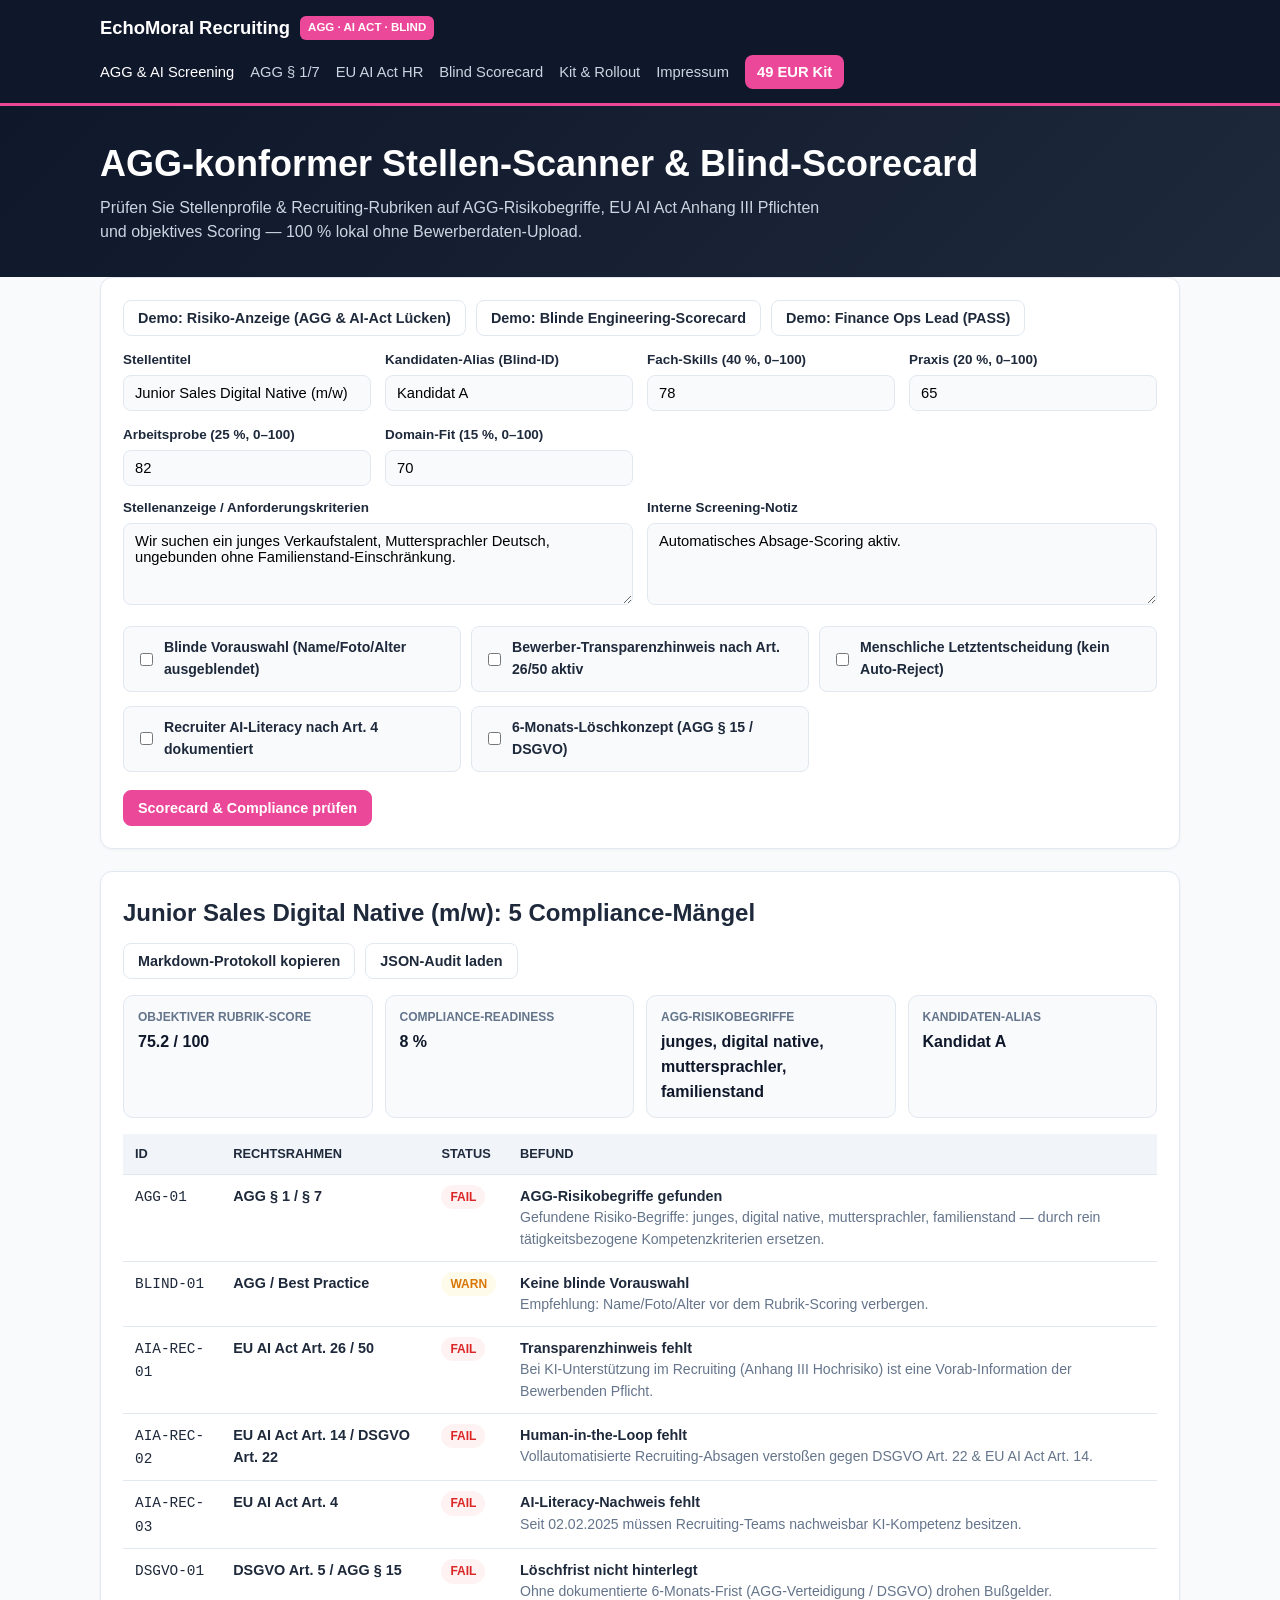
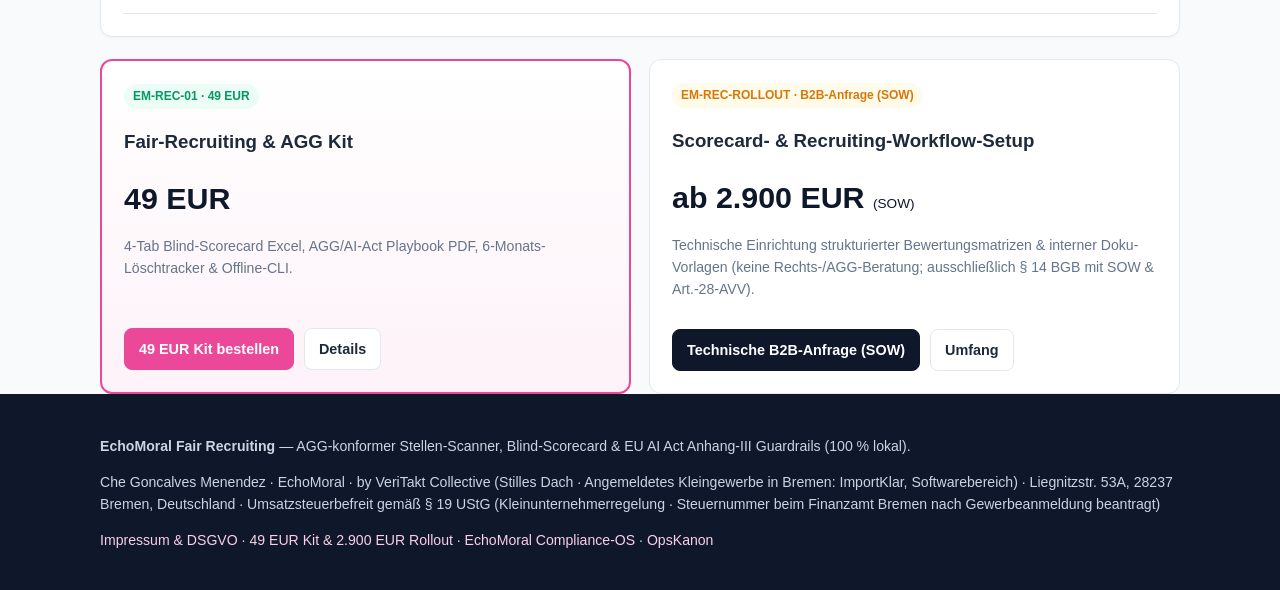
<file: index.html>
<!DOCTYPE html>
<html lang="de">
<head>
  <meta charset="utf-8" />
  <meta name="viewport" content="width=device-width, initial-scale=1" />
  <title>EchoMoral Fair Recruiting — AGG &amp; EU AI Act Screening-Hub</title>
  <meta name="description" content="AGG-konformer Stellen-Scanner, Blind-Scorecard &amp; EU AI Act Anhang-III Guardrails (100 % lokal)." />
  <link rel="canonical" href="https://cheresonanz-design.github.io/echomoral-recruiting/" />
  <link rel="stylesheet" href="assets/styles.css" />
  <script type="application/ld+json">{"@context": "https://schema.org", "@type": "SoftwareApplication", "name": "EchoMoral Fair Recruiting AGG & AI Act Check", "applicationCategory": "BusinessApplication", "offers": {"@type": "Offer", "price": "0", "priceCurrency": "EUR"}, "url": "https://cheresonanz-design.github.io/echomoral-recruiting/"}</script>
</head>
<body>
  <header class="topbar">
    <div class="container topbar-inner">
      <a class="brand-mark" href="index.html"><span>EchoMoral Recruiting</span><span class="brand-badge">AGG · AI ACT · BLIND</span></a>
      <nav class="nav-links" aria-label="Hauptnavigation"><a href="index.html" class="active">AGG & AI Screening</a>
<a href="agg-konformes-screening/" class="">AGG § 1/7</a>
<a href="eu-ai-act-recruiting/" class="">EU AI Act HR</a>
<a href="blind-scorecard/" class="">Blind Scorecard</a>
<a href="pro/" class="">Kit & Rollout</a>
<a href="legal/" class="">Impressum</a><a href="pro/" class="nav-cta">49 EUR Kit</a></nav>
    </div>
  </header>
  
  <section class="hero"><div class="container"><h1>AGG-konformer Stellen-Scanner &amp; Blind-Scorecard</h1><p>Prüfen Sie Stellenprofile &amp; Recruiting-Rubriken auf AGG-Risikobegriffe, EU AI Act Anhang III Pflichten und objektives Scoring — 100 % lokal ohne Bewerberdaten-Upload.</p></div></section>
  <main class="container">
    <div class="card">
      <div class="btn-row" style="margin-top:0;margin-bottom:14px;">
        <button type="button" class="btn" id="sampleBadBtn">Demo: Risiko-Anzeige (AGG &amp; AI-Act Lücken)</button>
        <button type="button" class="btn" id="sampleGoodBtn">Demo: Blinde Engineering-Scorecard</button>
        <button type="button" class="btn" id="sampleFinBtn">Demo: Finance Ops Lead (PASS)</button>
      </div>
      <div class="form-grid">
        <div><label for="roleTitle">Stellentitel</label><input type="text" id="roleTitle" /></div>
        <div><label for="candAlias">Kandidaten-Alias (Blind-ID)</label><input type="text" id="candAlias" /></div>
        <div><label for="scoreSkills">Fach-Skills (40 %, 0–100)</label><input type="number" id="scoreSkills" min="0" max="100" /></div>
        <div><label for="scoreExp">Praxis (20 %, 0–100)</label><input type="number" id="scoreExp" min="0" max="100" /></div>
        <div><label for="scoreWork">Arbeitsprobe (25 %, 0–100)</label><input type="number" id="scoreWork" min="0" max="100" /></div>
        <div><label for="scoreDom">Domain-Fit (15 %, 0–100)</label><input type="number" id="scoreDom" min="0" max="100" /></div>
      </div>
      <div class="form-grid" style="margin-top:12px;">
        <div><label for="criteriaText">Stellenanzeige / Anforderungskriterien</label><textarea id="criteriaText"></textarea></div>
        <div><label for="notesText">Interne Screening-Notiz</label><textarea id="notesText"></textarea></div>
      </div>
      <div class="checks-grid">
        <label class="check-item"><input type="checkbox" id="chkBlind" /> Blinde Vorauswahl (Name/Foto/Alter ausgeblendet)</label>
        <label class="check-item"><input type="checkbox" id="chkNotice" /> Bewerber-Transparenzhinweis nach Art. 26/50 aktiv</label>
        <label class="check-item"><input type="checkbox" id="chkHitl" /> Menschliche Letztentscheidung (kein Auto-Reject)</label>
        <label class="check-item"><input type="checkbox" id="chkLit" /> Recruiter AI-Literacy nach Art. 4 dokumentiert</label>
        <label class="check-item"><input type="checkbox" id="chkDsgvo" /> 6-Monats-Löschkonzept (AGG § 15 / DSGVO)</label>
      </div>
      <div class="btn-row"><button type="button" class="btn btn-primary" id="runCheckBtn">Scorecard &amp; Compliance prüfen</button></div>
    </div>

    <div id="resultCard" class="card hidden">
      <div style="display:flex;flex-wrap:wrap;justify-content:space-between;align-items:center;gap:12px;">
        <h2 id="resultHeadline" style="margin:0;">Ergebnis</h2>
        <div class="btn-row" style="margin:0;"><button type="button" class="btn" id="copyMdBtn">Markdown-Protokoll kopieren</button><button type="button" class="btn" id="dlJsonBtn">JSON-Audit laden</button></div>
      </div>
      <div class="kpi-grid">
        <div class="kpi-box"><div class="kpi-label">Objektiver Rubrik-Score</div><div class="kpi-val" id="scoreKpi">-</div></div>
        <div class="kpi-box"><div class="kpi-label">Compliance-Readiness</div><div class="kpi-val" id="compKpi">-</div></div>
        <div class="kpi-box"><div class="kpi-label">AGG-Risikobegriffe</div><div class="kpi-val" id="hitsKpi">-</div></div>
        <div class="kpi-box"><div class="kpi-label">Kandidaten-Alias</div><div class="kpi-val" id="aliasKpi">-</div></div>
      </div>
      <div class="table-wrap"><table><thead><tr><th>ID</th><th>Rechtsrahmen</th><th>Status</th><th>Befund</th></tr></thead><tbody id="checksBody"></tbody></table></div>
    </div>

    <div class="pricing-grid">
      <div class="offer-card highlight"><div><span class="badge badge-pass">EM-REC-01 · 49 EUR</span><h3>Fair-Recruiting &amp; AGG Kit</h3><div class="offer-price">49 EUR</div><p class="muted">4-Tab Blind-Scorecard Excel, AGG/AI-Act Playbook PDF, 6-Monats-Löschtracker &amp; Offline-CLI.</p></div><div class="btn-row"><a href="https://payhip.com/b/5sXLD" class="btn btn-primary">49 EUR Kit bestellen</a><a href="pro/" class="btn">Details</a></div></div>
      <div class="offer-card"><div><span class="badge badge-warn">EM-REC-ROLLOUT · B2B-Anfrage (SOW)</span><h3>Scorecard- &amp; Recruiting-Workflow-Setup</h3><div class="offer-price">ab 2.900 EUR <span style="font-size:0.85rem;font-weight:500;">(SOW)</span></div><p class="muted">Technische Einrichtung strukturierter Bewertungsmatrizen &amp; interner Doku-Vorlagen (keine Rechts-/AGG-Beratung; ausschließlich § 14 BGB mit SOW &amp; Art.-28-AVV).</p></div><div class="btn-row"><a href="mailto:che.resonanz@gmail.com?subject=Anfrage%20EchoMoral%20Fair-Recruiting%20Rollout%20%282.900%20EUR%29" class="btn btn-dark">Technische B2B-Anfrage (SOW)</a><a href="pro/" class="btn">Umfang</a></div></div>
    </div>
  </main>
  <footer class="footer">
    <div class="container">
      <p><strong>EchoMoral Fair Recruiting</strong> — AGG-konformer Stellen-Scanner, Blind-Scorecard &amp; EU AI Act Anhang-III Guardrails (100 % lokal).</p>
      <p>Che Goncalves Menendez · EchoMoral · by VeriTakt Collective (Stilles Dach · Angemeldetes Kleingewerbe in Bremen: ImportKlar, Softwarebereich) · Liegnitzstr. 53A, 28237 Bremen, Deutschland · Umsatzsteuerbefreit gemäß § 19 UStG (Kleinunternehmerregelung · Steuernummer beim Finanzamt Bremen nach Gewerbeanmeldung beantragt)</p>
      <p><a href="legal/">Impressum &amp; DSGVO</a> · <a href="pro/">49 EUR Kit &amp; 2.900 EUR Rollout</a> · <a href="https://cheresonanz-design.github.io/echomoral-compliance/" target="_blank" rel="noopener">EchoMoral Compliance-OS</a> · <a href="https://cheresonanz-design.github.io/opskanon-directory/" target="_blank" rel="noopener">OpsKanon</a></p>
    </div>
  </footer>
  <script src="assets/recruiting_engine.js"></script><script src="assets/app.js"></script>
</body>
</html>
</file>
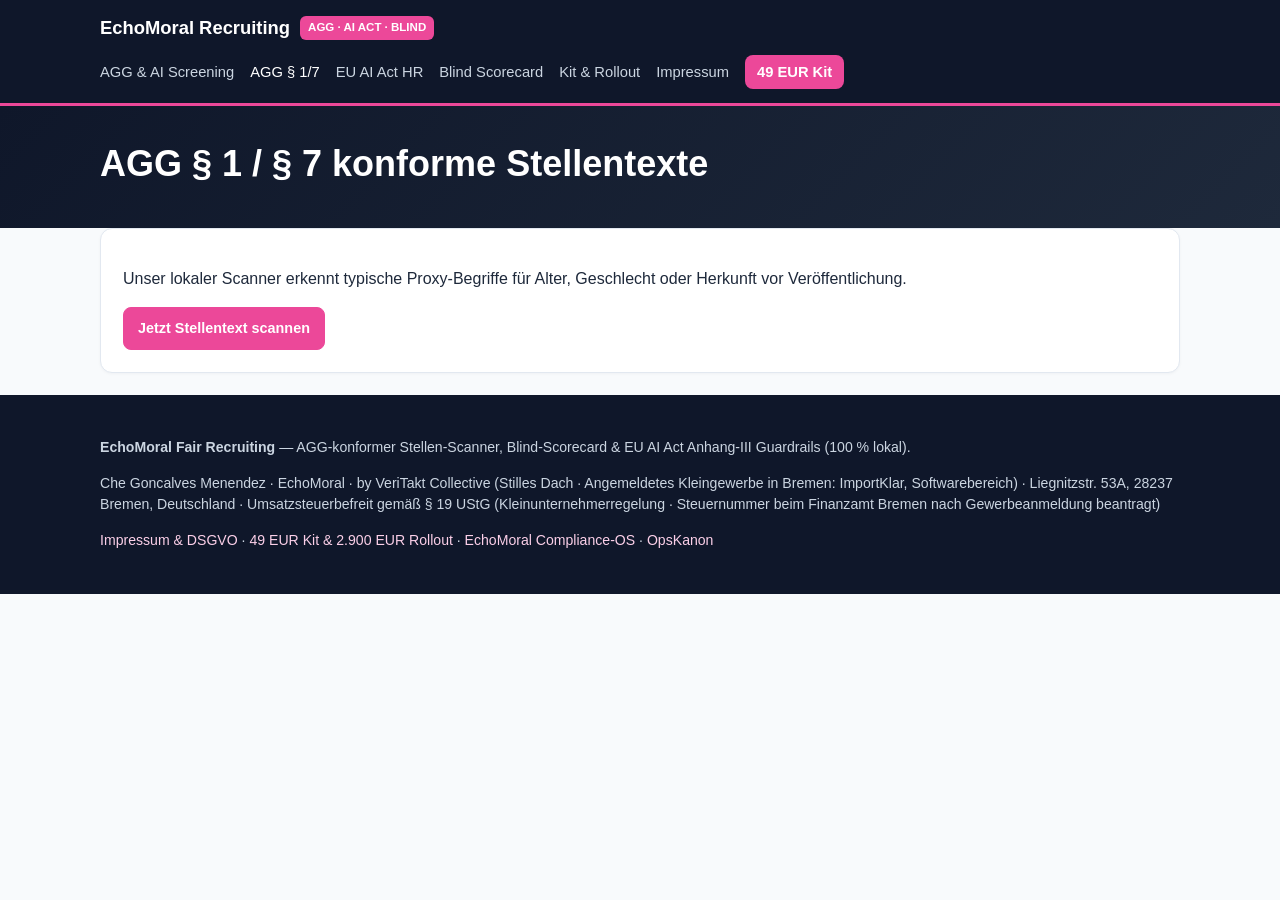
<file: agg-konformes-screening/index.html>
<!DOCTYPE html>
<html lang="de">
<head>
  <meta charset="utf-8" />
  <meta name="viewport" content="width=device-width, initial-scale=1" />
  <title>AGG-konformes Screening ohne Bias-Proxys — EchoMoral</title>
  <meta name="description" content="Vermeiden Sie AGG-riskante Formulierungen wie Digital Native, Junges Talent oder Muttersprachler." />
  <link rel="canonical" href="https://cheresonanz-design.github.io/echomoral-recruiting/agg-konformes-screening/" />
  <link rel="stylesheet" href="../assets/styles.css" />
  
</head>
<body>
  <header class="topbar">
    <div class="container topbar-inner">
      <a class="brand-mark" href="../index.html"><span>EchoMoral Recruiting</span><span class="brand-badge">AGG · AI ACT · BLIND</span></a>
      <nav class="nav-links" aria-label="Hauptnavigation"><a href="../index.html" class="">AGG & AI Screening</a>
<a href="../agg-konformes-screening/" class="active">AGG § 1/7</a>
<a href="../eu-ai-act-recruiting/" class="">EU AI Act HR</a>
<a href="../blind-scorecard/" class="">Blind Scorecard</a>
<a href="../pro/" class="">Kit & Rollout</a>
<a href="../legal/" class="">Impressum</a><a href="../pro/" class="nav-cta">49 EUR Kit</a></nav>
    </div>
  </header>
  <section class="hero"><div class="container"><h1>AGG § 1 / § 7 konforme Stellentexte</h1></div></section><main class="container"><div class="card"><p>Unser lokaler Scanner erkennt typische Proxy-Begriffe für Alter, Geschlecht oder Herkunft vor Veröffentlichung.</p><div class="btn-row"><a href="../index.html" class="btn btn-primary">Jetzt Stellentext scannen</a></div></div></main>
  <footer class="footer">
    <div class="container">
      <p><strong>EchoMoral Fair Recruiting</strong> — AGG-konformer Stellen-Scanner, Blind-Scorecard &amp; EU AI Act Anhang-III Guardrails (100 % lokal).</p>
      <p>Che Goncalves Menendez · EchoMoral · by VeriTakt Collective (Stilles Dach · Angemeldetes Kleingewerbe in Bremen: ImportKlar, Softwarebereich) · Liegnitzstr. 53A, 28237 Bremen, Deutschland · Umsatzsteuerbefreit gemäß § 19 UStG (Kleinunternehmerregelung · Steuernummer beim Finanzamt Bremen nach Gewerbeanmeldung beantragt)</p>
      <p><a href="../legal/">Impressum &amp; DSGVO</a> · <a href="../pro/">49 EUR Kit &amp; 2.900 EUR Rollout</a> · <a href="https://cheresonanz-design.github.io/echomoral-compliance/" target="_blank" rel="noopener">EchoMoral Compliance-OS</a> · <a href="https://cheresonanz-design.github.io/opskanon-directory/" target="_blank" rel="noopener">OpsKanon</a></p>
    </div>
  </footer>
  
</body>
</html>
</file>
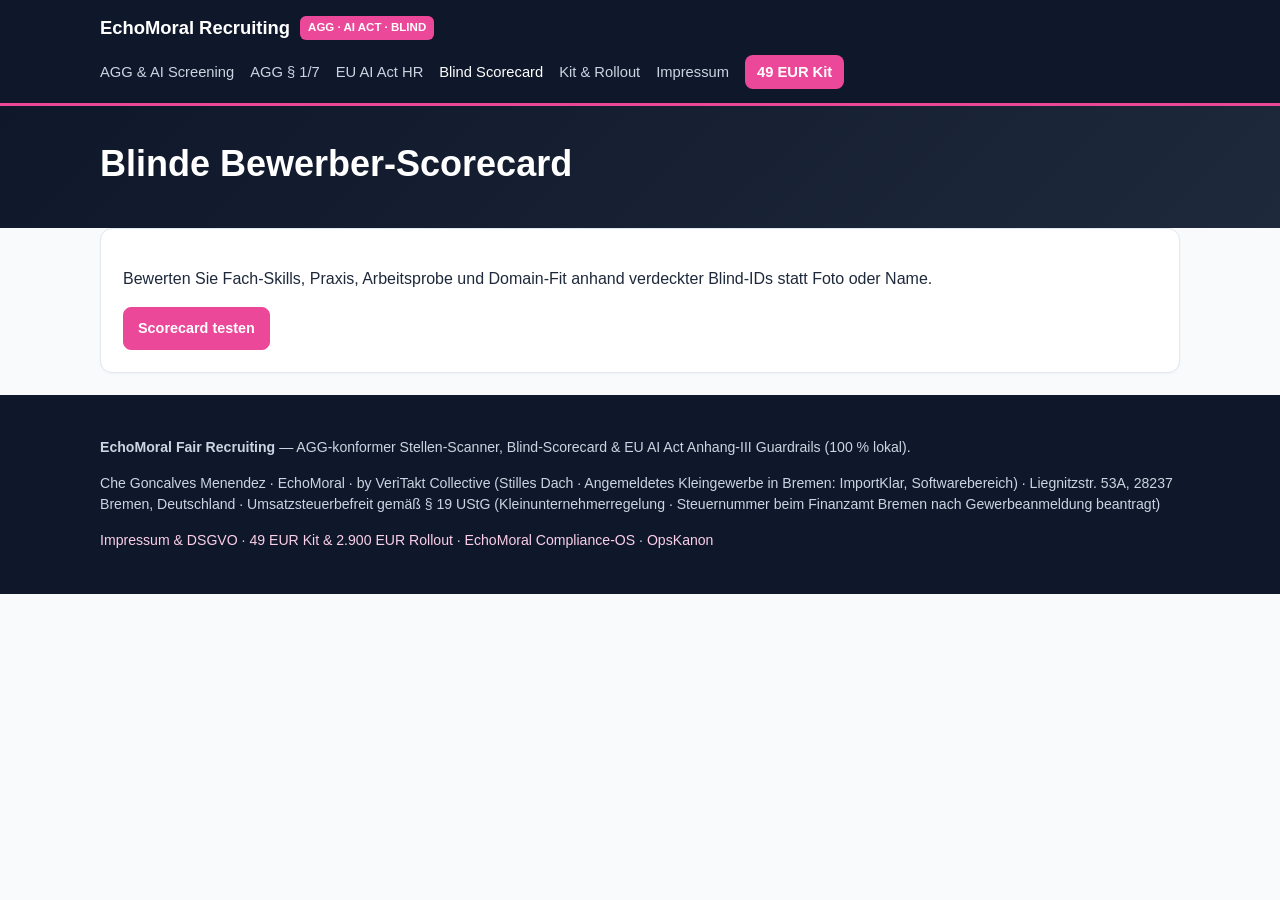
<file: blind-scorecard/index.html>
<!DOCTYPE html>
<html lang="de">
<head>
  <meta charset="utf-8" />
  <meta name="viewport" content="width=device-width, initial-scale=1" />
  <title>Blind-Scorecard &amp; objektives Kompetenz-Scoring — EchoMoral</title>
  <meta name="description" content="Gewichtete Arbeitsproben- und Skill-Bewertung mit Blind-IDs." />
  <link rel="canonical" href="https://cheresonanz-design.github.io/echomoral-recruiting/blind-scorecard/" />
  <link rel="stylesheet" href="../assets/styles.css" />
  
</head>
<body>
  <header class="topbar">
    <div class="container topbar-inner">
      <a class="brand-mark" href="../index.html"><span>EchoMoral Recruiting</span><span class="brand-badge">AGG · AI ACT · BLIND</span></a>
      <nav class="nav-links" aria-label="Hauptnavigation"><a href="../index.html" class="">AGG & AI Screening</a>
<a href="../agg-konformes-screening/" class="">AGG § 1/7</a>
<a href="../eu-ai-act-recruiting/" class="">EU AI Act HR</a>
<a href="../blind-scorecard/" class="active">Blind Scorecard</a>
<a href="../pro/" class="">Kit & Rollout</a>
<a href="../legal/" class="">Impressum</a><a href="../pro/" class="nav-cta">49 EUR Kit</a></nav>
    </div>
  </header>
  <section class="hero"><div class="container"><h1>Blinde Bewerber-Scorecard</h1></div></section><main class="container"><div class="card"><p>Bewerten Sie Fach-Skills, Praxis, Arbeitsprobe und Domain-Fit anhand verdeckter Blind-IDs statt Foto oder Name.</p><div class="btn-row"><a href="../index.html" class="btn btn-primary">Scorecard testen</a></div></div></main>
  <footer class="footer">
    <div class="container">
      <p><strong>EchoMoral Fair Recruiting</strong> — AGG-konformer Stellen-Scanner, Blind-Scorecard &amp; EU AI Act Anhang-III Guardrails (100 % lokal).</p>
      <p>Che Goncalves Menendez · EchoMoral · by VeriTakt Collective (Stilles Dach · Angemeldetes Kleingewerbe in Bremen: ImportKlar, Softwarebereich) · Liegnitzstr. 53A, 28237 Bremen, Deutschland · Umsatzsteuerbefreit gemäß § 19 UStG (Kleinunternehmerregelung · Steuernummer beim Finanzamt Bremen nach Gewerbeanmeldung beantragt)</p>
      <p><a href="../legal/">Impressum &amp; DSGVO</a> · <a href="../pro/">49 EUR Kit &amp; 2.900 EUR Rollout</a> · <a href="https://cheresonanz-design.github.io/echomoral-compliance/" target="_blank" rel="noopener">EchoMoral Compliance-OS</a> · <a href="https://cheresonanz-design.github.io/opskanon-directory/" target="_blank" rel="noopener">OpsKanon</a></p>
    </div>
  </footer>
  
</body>
</html>
</file>
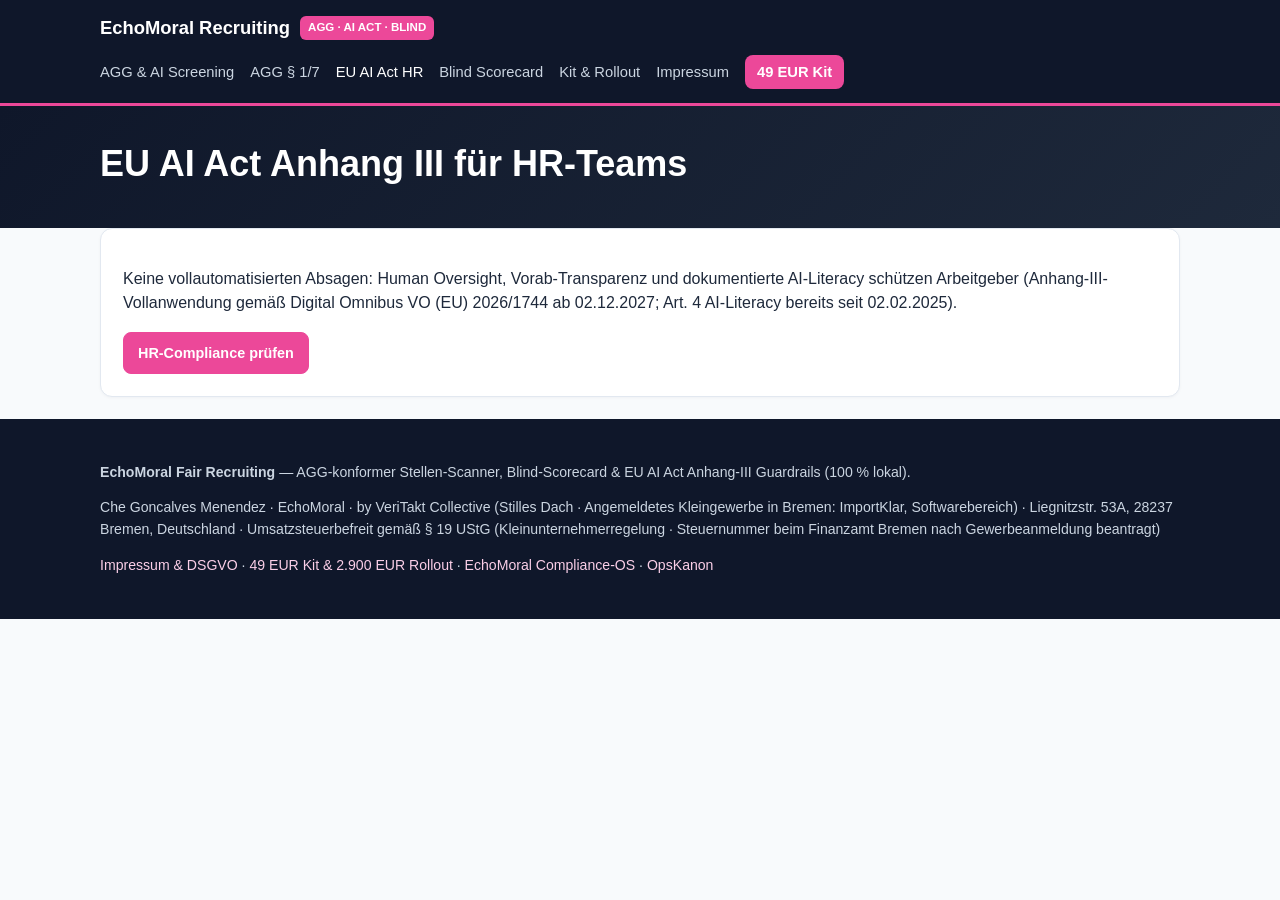
<file: eu-ai-act-recruiting/index.html>
<!DOCTYPE html>
<html lang="de">
<head>
  <meta charset="utf-8" />
  <meta name="viewport" content="width=device-width, initial-scale=1" />
  <title>EU AI Act Anhang III im Recruiting — EchoMoral</title>
  <meta name="description" content="Hochrisiko-KI im HR (Anhang III, Frist 02.12.2027 n. VO (EU) 2026/1744): Art. 14 Human Oversight, Art. 4 AI-Literacy &amp; DSGVO Art. 22." />
  <link rel="canonical" href="https://cheresonanz-design.github.io/echomoral-recruiting/eu-ai-act-recruiting/" />
  <link rel="stylesheet" href="../assets/styles.css" />
  
</head>
<body>
  <header class="topbar">
    <div class="container topbar-inner">
      <a class="brand-mark" href="../index.html"><span>EchoMoral Recruiting</span><span class="brand-badge">AGG · AI ACT · BLIND</span></a>
      <nav class="nav-links" aria-label="Hauptnavigation"><a href="../index.html" class="">AGG & AI Screening</a>
<a href="../agg-konformes-screening/" class="">AGG § 1/7</a>
<a href="../eu-ai-act-recruiting/" class="active">EU AI Act HR</a>
<a href="../blind-scorecard/" class="">Blind Scorecard</a>
<a href="../pro/" class="">Kit & Rollout</a>
<a href="../legal/" class="">Impressum</a><a href="../pro/" class="nav-cta">49 EUR Kit</a></nav>
    </div>
  </header>
  <section class="hero"><div class="container"><h1>EU AI Act Anhang III für HR-Teams</h1></div></section><main class="container"><div class="card"><p>Keine vollautomatisierten Absagen: Human Oversight, Vorab-Transparenz und dokumentierte AI-Literacy schützen Arbeitgeber (Anhang-III-Vollanwendung gemäß Digital Omnibus VO (EU) 2026/1744 ab 02.12.2027; Art. 4 AI-Literacy bereits seit 02.02.2025).</p><div class="btn-row"><a href="../index.html" class="btn btn-primary">HR-Compliance prüfen</a></div></div></main>
  <footer class="footer">
    <div class="container">
      <p><strong>EchoMoral Fair Recruiting</strong> — AGG-konformer Stellen-Scanner, Blind-Scorecard &amp; EU AI Act Anhang-III Guardrails (100 % lokal).</p>
      <p>Che Goncalves Menendez · EchoMoral · by VeriTakt Collective (Stilles Dach · Angemeldetes Kleingewerbe in Bremen: ImportKlar, Softwarebereich) · Liegnitzstr. 53A, 28237 Bremen, Deutschland · Umsatzsteuerbefreit gemäß § 19 UStG (Kleinunternehmerregelung · Steuernummer beim Finanzamt Bremen nach Gewerbeanmeldung beantragt)</p>
      <p><a href="../legal/">Impressum &amp; DSGVO</a> · <a href="../pro/">49 EUR Kit &amp; 2.900 EUR Rollout</a> · <a href="https://cheresonanz-design.github.io/echomoral-compliance/" target="_blank" rel="noopener">EchoMoral Compliance-OS</a> · <a href="https://cheresonanz-design.github.io/opskanon-directory/" target="_blank" rel="noopener">OpsKanon</a></p>
    </div>
  </footer>
  
</body>
</html>
</file>
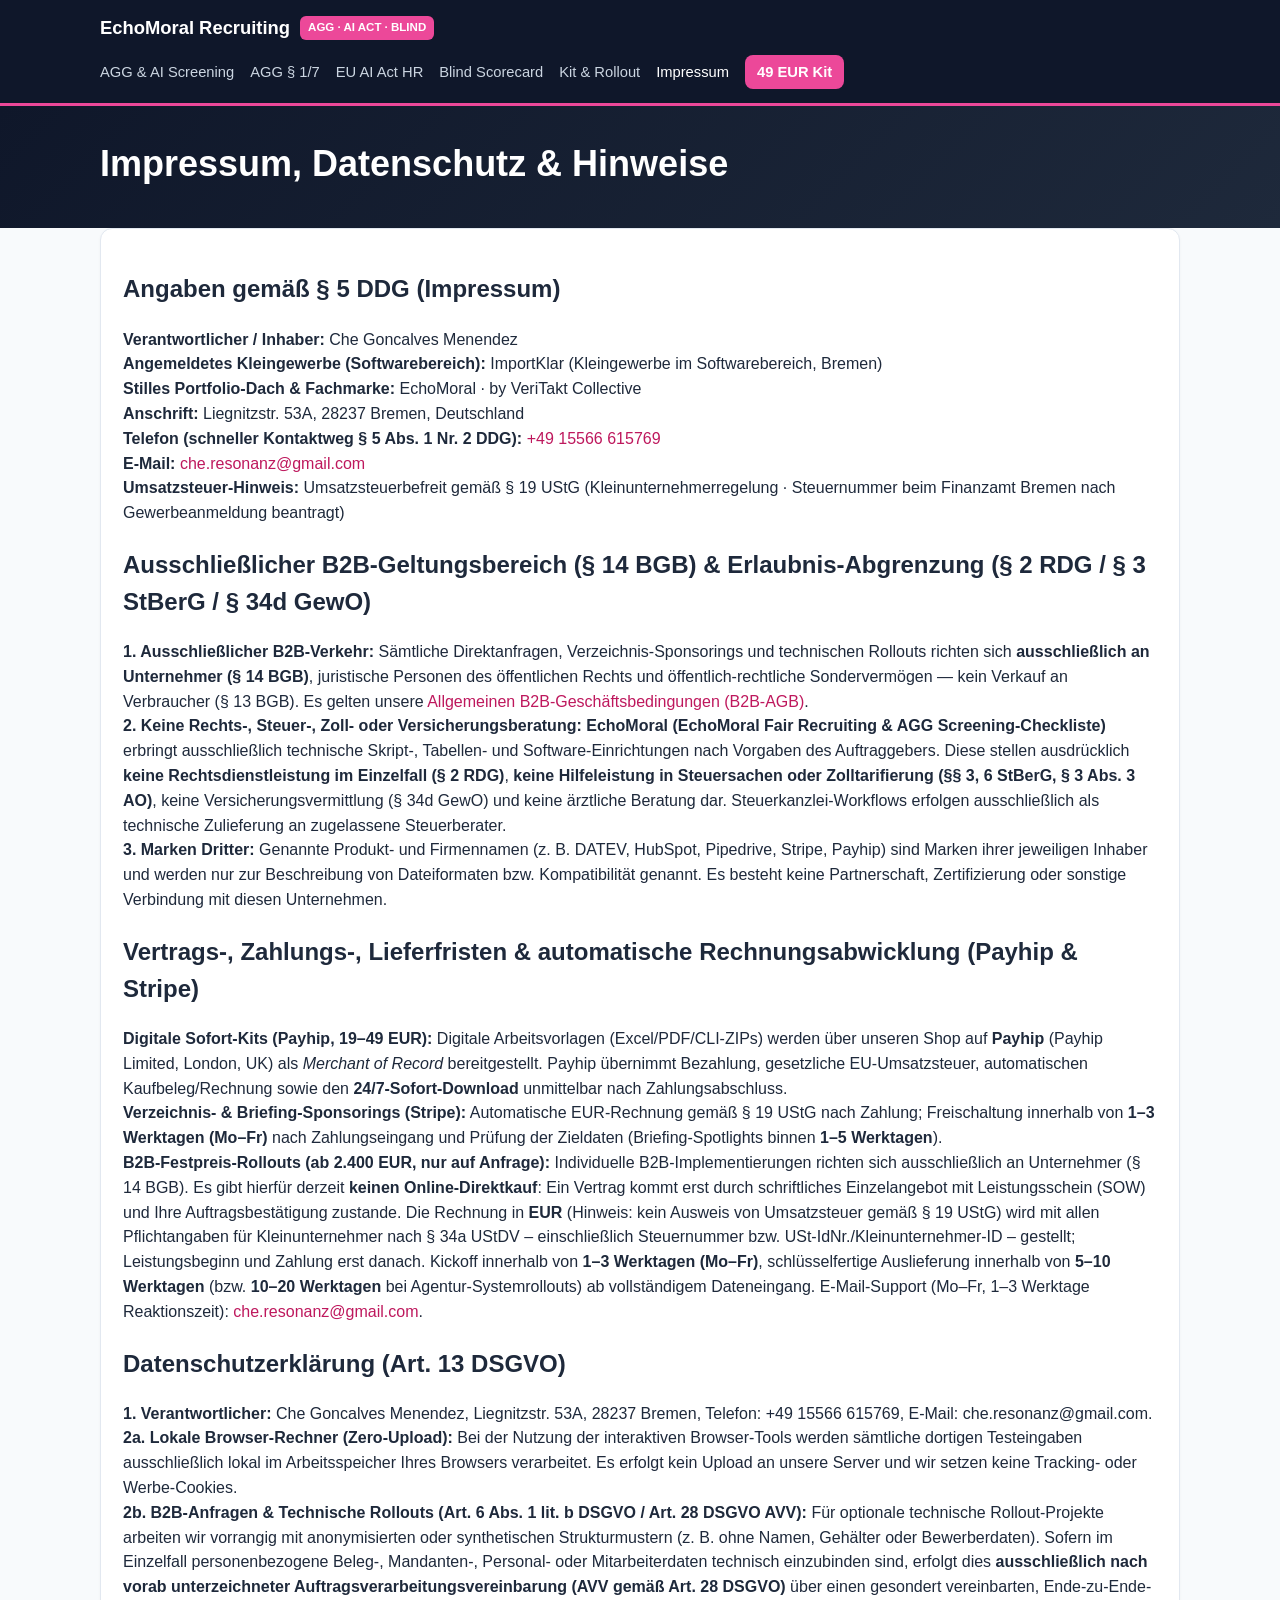
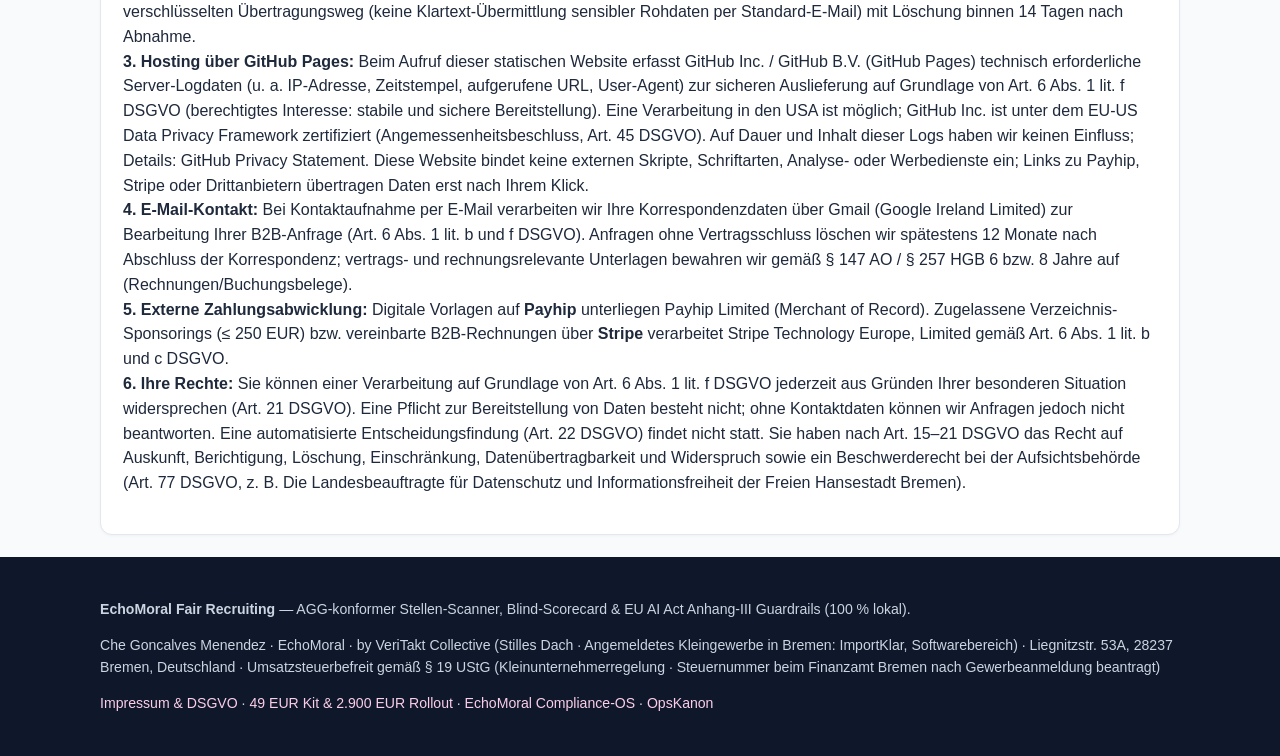
<file: legal/index.html>
<!DOCTYPE html>
<html lang="de">
<head>
  <meta charset="utf-8" />
  <meta name="viewport" content="width=device-width, initial-scale=1" />
  <title>Impressum &amp; Datenschutz — EchoMoral Recruiting</title>
  <meta name="description" content="Anbieterkennzeichnung § 5 DDG &amp; Art. 13 DSGVO." />
  <link rel="canonical" href="https://cheresonanz-design.github.io/echomoral-recruiting/legal/" />
  <link rel="stylesheet" href="../assets/styles.css" />
  
</head>
<body>
  <header class="topbar">
    <div class="container topbar-inner">
      <a class="brand-mark" href="../index.html"><span>EchoMoral Recruiting</span><span class="brand-badge">AGG · AI ACT · BLIND</span></a>
      <nav class="nav-links" aria-label="Hauptnavigation"><a href="../index.html" class="">AGG & AI Screening</a>
<a href="../agg-konformes-screening/" class="">AGG § 1/7</a>
<a href="../eu-ai-act-recruiting/" class="">EU AI Act HR</a>
<a href="../blind-scorecard/" class="">Blind Scorecard</a>
<a href="../pro/" class="">Kit & Rollout</a>
<a href="../legal/" class="active">Impressum</a><a href="../pro/" class="nav-cta">49 EUR Kit</a></nav>
    </div>
  </header>
  <section class="hero"><div class="container"><h1>Impressum, Datenschutz &amp; Hinweise</h1></div></section><main class="container">
    <div class="card">
      <h2>Angaben gemäß § 5 DDG (Impressum)</h2>
      <p>
        <strong>Verantwortlicher / Inhaber:</strong> Che Goncalves Menendez<br />
        <strong>Angemeldetes Kleingewerbe (Softwarebereich):</strong> ImportKlar (Kleingewerbe im Softwarebereich, Bremen)<br />
        <strong>Stilles Portfolio-Dach &amp; Fachmarke:</strong> EchoMoral · by VeriTakt Collective<br />
        <strong>Anschrift:</strong> Liegnitzstr. 53A, 28237 Bremen, Deutschland<br />
        <strong>Telefon (schneller Kontaktweg § 5 Abs. 1 Nr. 2 DDG):</strong> <a href="tel:+4915566615769">+49 15566 615769</a><br />
        <strong>E-Mail:</strong> <a href="mailto:che.resonanz@gmail.com">che.resonanz@gmail.com</a><br />
        <strong>Umsatzsteuer-Hinweis:</strong> Umsatzsteuerbefreit gemäß § 19 UStG (Kleinunternehmerregelung · Steuernummer beim Finanzamt Bremen nach Gewerbeanmeldung beantragt)
      </p>

      <h2>Ausschließlicher B2B-Geltungsbereich (§ 14 BGB) &amp; Erlaubnis-Abgrenzung (§ 2 RDG / § 3 StBerG / § 34d GewO)</h2>
      <p>
        <strong>1. Ausschließlicher B2B-Verkehr:</strong> Sämtliche Direktanfragen, Verzeichnis-Sponsorings und technischen Rollouts richten sich
        <strong>ausschließlich an Unternehmer (§ 14 BGB)</strong>, juristische Personen des öffentlichen Rechts und öffentlich-rechtliche Sondervermögen — kein Verkauf an Verbraucher (§ 13 BGB).
        Es gelten unsere <a href="https://cheresonanz-design.github.io/opskanon-directory/agb/" target="_blank" rel="noopener">Allgemeinen B2B-Geschäftsbedingungen (B2B-AGB)</a>.<br />
        <strong>2. Keine Rechts-, Steuer-, Zoll- oder Versicherungsberatung:</strong> <strong>EchoMoral (EchoMoral Fair Recruiting &amp; AGG Screening-Checkliste)</strong> erbringt ausschließlich
        technische Skript-, Tabellen- und Software-Einrichtungen nach Vorgaben des Auftraggebers. Diese stellen ausdrücklich <strong>keine Rechtsdienstleistung im Einzelfall (§ 2 RDG)</strong>,
        <strong>keine Hilfeleistung in Steuersachen oder Zolltarifierung (§§ 3, 6 StBerG, § 3 Abs. 3 AO)</strong>, keine Versicherungsvermittlung (§ 34d GewO) und keine ärztliche Beratung dar.
        Steuerkanzlei-Workflows erfolgen ausschließlich als technische Zulieferung an zugelassene Steuerberater.<br />
        <strong>3. Marken Dritter:</strong> Genannte Produkt- und Firmennamen (z. B. DATEV, HubSpot, Pipedrive, Stripe, Payhip) sind Marken ihrer jeweiligen Inhaber
        und werden nur zur Beschreibung von Dateiformaten bzw. Kompatibilität genannt. Es besteht keine Partnerschaft, Zertifizierung oder sonstige Verbindung mit diesen Unternehmen.
      </p>
      
      <h2>Vertrags-, Zahlungs-, Lieferfristen &amp; automatische Rechnungsabwicklung (Payhip &amp; Stripe)</h2>
      <p>
        <strong>Digitale Sofort-Kits (Payhip, 19–49 EUR):</strong> Digitale Arbeitsvorlagen (Excel/PDF/CLI-ZIPs) werden über unseren Shop auf
        <strong>Payhip</strong> (Payhip Limited, London, UK) als <em>Merchant of Record</em> bereitgestellt. Payhip übernimmt Bezahlung,
        gesetzliche EU-Umsatzsteuer, automatischen Kaufbeleg/Rechnung sowie den <strong>24/7-Sofort-Download</strong> unmittelbar nach Zahlungsabschluss.<br />
        <strong>Verzeichnis- &amp; Briefing-Sponsorings (Stripe):</strong> Automatische EUR-Rechnung gemäß § 19 UStG nach Zahlung; Freischaltung
        innerhalb von <strong>1–3 Werktagen (Mo–Fr)</strong> nach Zahlungseingang und Prüfung der Zieldaten (Briefing-Spotlights binnen <strong>1–5 Werktagen</strong>).<br />
        <strong>B2B-Festpreis-Rollouts (ab 2.400 EUR, nur auf Anfrage):</strong> Individuelle B2B-Implementierungen richten sich ausschließlich an Unternehmer (§ 14 BGB).
        Es gibt hierfür derzeit <strong>keinen Online-Direktkauf</strong>: Ein Vertrag kommt erst durch schriftliches Einzelangebot mit Leistungsschein (SOW) und
        Ihre Auftragsbestätigung zustande. Die Rechnung in <strong>EUR</strong> (Hinweis: kein Ausweis von Umsatzsteuer gemäß § 19 UStG) wird mit allen Pflichtangaben
        für Kleinunternehmer nach § 34a UStDV – einschließlich Steuernummer bzw. USt-IdNr./Kleinunternehmer-ID – gestellt; Leistungsbeginn und Zahlung erst danach. Kickoff innerhalb von <strong>1–3 Werktagen (Mo–Fr)</strong>,
        schlüsselfertige Auslieferung innerhalb von <strong>5–10 Werktagen</strong> (bzw. <strong>10–20 Werktagen</strong> bei Agentur-Systemrollouts) ab vollständigem Dateneingang.
        E-Mail-Support (Mo–Fr, 1–3 Werktage Reaktionszeit): <a href="mailto:che.resonanz@gmail.com">che.resonanz@gmail.com</a>.
      </p>

      <h2>Datenschutzerklärung (Art. 13 DSGVO)</h2>
      <p>
        <strong>1. Verantwortlicher:</strong> Che Goncalves Menendez, Liegnitzstr. 53A, 28237 Bremen, Telefon: +49 15566 615769, E-Mail: che.resonanz@gmail.com.<br />
        <strong>2a. Lokale Browser-Rechner (Zero-Upload):</strong> Bei der Nutzung der interaktiven Browser-Tools werden sämtliche dortigen Testeingaben
        ausschließlich lokal im Arbeitsspeicher Ihres Browsers verarbeitet. Es erfolgt kein Upload an unsere Server und wir setzen keine Tracking- oder Werbe-Cookies.<br />
        <strong>2b. B2B-Anfragen &amp; Technische Rollouts (Art. 6 Abs. 1 lit. b DSGVO / Art. 28 DSGVO AVV):</strong> Für optionale technische Rollout-Projekte arbeiten wir
        vorrangig mit anonymisierten oder synthetischen Strukturmustern (z. B. ohne Namen, Gehälter oder Bewerberdaten). Sofern im Einzelfall personenbezogene Beleg-, Mandanten-,
        Personal- oder Mitarbeiterdaten technisch einzubinden sind, erfolgt dies <strong>ausschließlich nach vorab unterzeichneter Auftragsverarbeitungsvereinbarung (AVV gemäß Art. 28 DSGVO)</strong>
        über einen gesondert vereinbarten, Ende-zu-Ende-verschlüsselten Übertragungsweg (keine Klartext-Übermittlung sensibler Rohdaten per Standard-E-Mail) mit Löschung binnen 14 Tagen nach Abnahme.<br />
        <strong>3. Hosting über GitHub Pages:</strong> Beim Aufruf dieser statischen Website erfasst GitHub Inc. / GitHub B.V. (GitHub Pages) technisch erforderliche
        Server-Logdaten (u. a. IP-Adresse, Zeitstempel, aufgerufene URL, User-Agent) zur sicheren Auslieferung auf Grundlage von Art. 6 Abs. 1 lit. f DSGVO
        (berechtigtes Interesse: stabile und sichere Bereitstellung). Eine Verarbeitung in den USA ist möglich; GitHub Inc. ist unter dem EU-US Data Privacy Framework
        zertifiziert (Angemessenheitsbeschluss, Art. 45 DSGVO). Auf Dauer und Inhalt dieser Logs haben wir keinen Einfluss; Details: GitHub Privacy Statement.
        Diese Website bindet keine externen Skripte, Schriftarten, Analyse- oder Werbedienste ein; Links zu Payhip, Stripe oder Drittanbietern übertragen Daten erst nach Ihrem Klick.<br />
        <strong>4. E-Mail-Kontakt:</strong> Bei Kontaktaufnahme per E-Mail verarbeiten wir Ihre Korrespondenzdaten über Gmail (Google Ireland Limited) zur Bearbeitung Ihrer B2B-Anfrage (Art. 6 Abs. 1 lit. b und f DSGVO). Anfragen ohne Vertragsschluss löschen wir spätestens 12 Monate nach Abschluss der Korrespondenz;
        vertrags- und rechnungsrelevante Unterlagen bewahren wir gemäß § 147 AO / § 257 HGB 6 bzw. 8 Jahre auf (Rechnungen/Buchungsbelege).<br />
        <strong>5. Externe Zahlungsabwicklung:</strong> Digitale Vorlagen auf <strong>Payhip</strong> unterliegen Payhip Limited (Merchant of Record). Zugelassene Verzeichnis-Sponsorings (&le; 250 EUR) bzw. vereinbarte B2B-Rechnungen über <strong>Stripe</strong> verarbeitet Stripe Technology Europe, Limited gemäß Art. 6 Abs. 1 lit. b und c DSGVO.<br />
        <strong>6. Ihre Rechte:</strong> Sie können einer Verarbeitung auf Grundlage von Art. 6 Abs. 1 lit. f DSGVO jederzeit aus Gründen Ihrer besonderen Situation widersprechen (Art. 21 DSGVO).
        Eine Pflicht zur Bereitstellung von Daten besteht nicht; ohne Kontaktdaten können wir Anfragen jedoch nicht beantworten. Eine automatisierte Entscheidungsfindung (Art. 22 DSGVO) findet nicht statt.
        Sie haben nach Art. 15–21 DSGVO das Recht auf Auskunft, Berichtigung, Löschung, Einschränkung, Datenübertragbarkeit und Widerspruch sowie ein Beschwerderecht bei der Aufsichtsbehörde (Art. 77 DSGVO, z. B. Die Landesbeauftragte für Datenschutz und Informationsfreiheit der Freien Hansestadt Bremen).
      </p>
    </div>
    </main>
  <footer class="footer">
    <div class="container">
      <p><strong>EchoMoral Fair Recruiting</strong> — AGG-konformer Stellen-Scanner, Blind-Scorecard &amp; EU AI Act Anhang-III Guardrails (100 % lokal).</p>
      <p>Che Goncalves Menendez · EchoMoral · by VeriTakt Collective (Stilles Dach · Angemeldetes Kleingewerbe in Bremen: ImportKlar, Softwarebereich) · Liegnitzstr. 53A, 28237 Bremen, Deutschland · Umsatzsteuerbefreit gemäß § 19 UStG (Kleinunternehmerregelung · Steuernummer beim Finanzamt Bremen nach Gewerbeanmeldung beantragt)</p>
      <p><a href="../legal/">Impressum &amp; DSGVO</a> · <a href="../pro/">49 EUR Kit &amp; 2.900 EUR Rollout</a> · <a href="https://cheresonanz-design.github.io/echomoral-compliance/" target="_blank" rel="noopener">EchoMoral Compliance-OS</a> · <a href="https://cheresonanz-design.github.io/opskanon-directory/" target="_blank" rel="noopener">OpsKanon</a></p>
    </div>
  </footer>
  
</body>
</html>
</file>
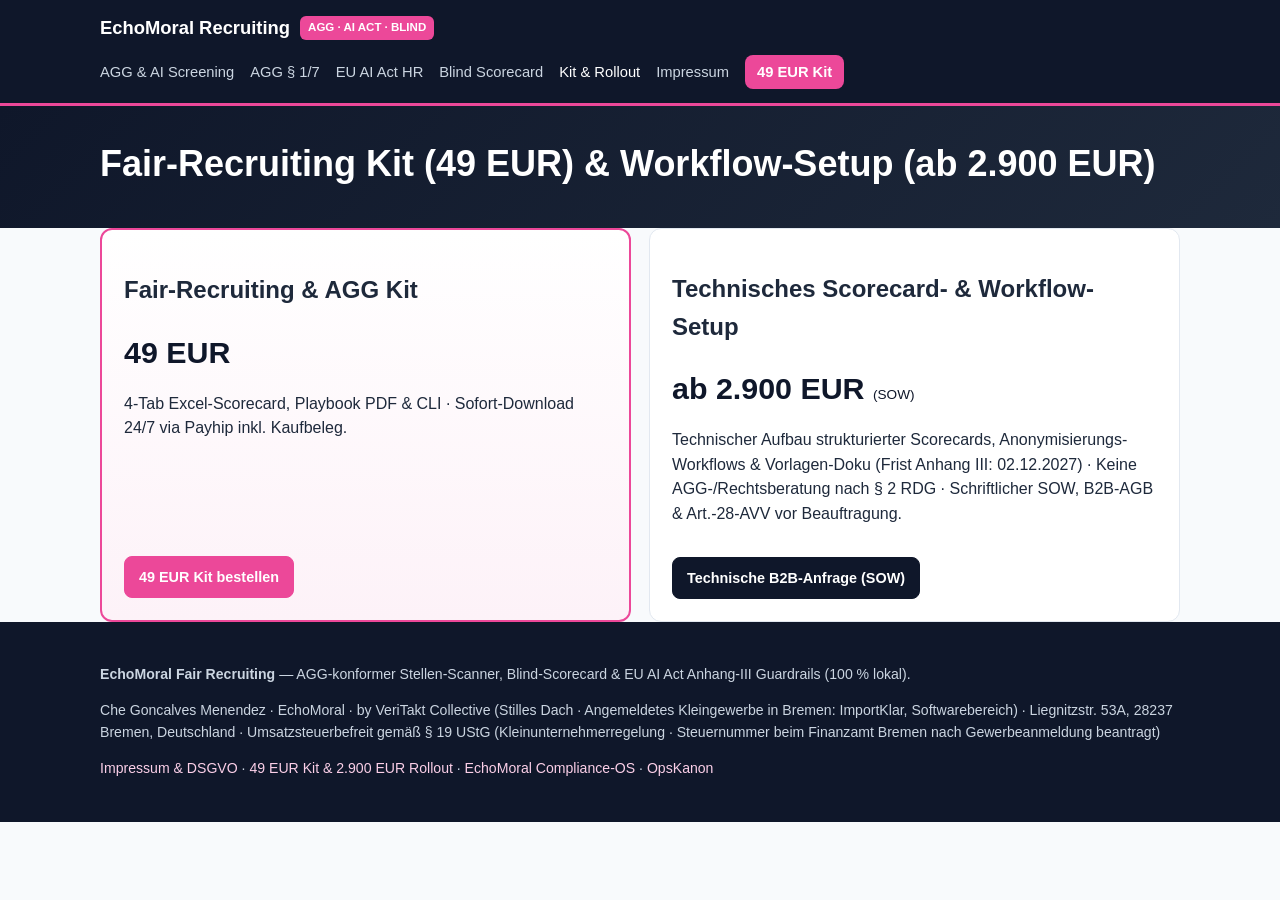
<file: pro/index.html>
<!DOCTYPE html>
<html lang="de">
<head>
  <meta charset="utf-8" />
  <meta name="viewport" content="width=device-width, initial-scale=1" />
  <title>EchoMoral Recruiting Kit (49 EUR) &amp; Workflow-Setup (ab 2.900 EUR)</title>
  <meta name="description" content="Dual-Pricing für HR-Teams: Template-Kit oder technische Scorecard-Einrichtung nach SOW." />
  <link rel="canonical" href="https://cheresonanz-design.github.io/echomoral-recruiting/pro/" />
  <link rel="stylesheet" href="../assets/styles.css" />
  
</head>
<body>
  <header class="topbar">
    <div class="container topbar-inner">
      <a class="brand-mark" href="../index.html"><span>EchoMoral Recruiting</span><span class="brand-badge">AGG · AI ACT · BLIND</span></a>
      <nav class="nav-links" aria-label="Hauptnavigation"><a href="../index.html" class="">AGG & AI Screening</a>
<a href="../agg-konformes-screening/" class="">AGG § 1/7</a>
<a href="../eu-ai-act-recruiting/" class="">EU AI Act HR</a>
<a href="../blind-scorecard/" class="">Blind Scorecard</a>
<a href="../pro/" class="active">Kit & Rollout</a>
<a href="../legal/" class="">Impressum</a><a href="../pro/" class="nav-cta">49 EUR Kit</a></nav>
    </div>
  </header>
  <section class="hero"><div class="container"><h1>Fair-Recruiting Kit (49 EUR) &amp; Workflow-Setup (ab 2.900 EUR)</h1></div></section><main class="container"><div class="pricing-grid"><div class="offer-card highlight"><div><h2>Fair-Recruiting &amp; AGG Kit</h2><div class="offer-price">49 EUR</div><p>4-Tab Excel-Scorecard, Playbook PDF &amp; CLI · Sofort-Download 24/7 via Payhip inkl. Kaufbeleg.</p></div><div class="btn-row"><a href="https://payhip.com/b/5sXLD" class="btn btn-primary">49 EUR Kit bestellen</a></div></div><div class="offer-card"><div><h2>Technisches Scorecard- &amp; Workflow-Setup</h2><div class="offer-price">ab 2.900 EUR <span style="font-size:0.85rem;font-weight:500;">(SOW)</span></div><p>Technischer Aufbau strukturierter Scorecards, Anonymisierungs-Workflows &amp; Vorlagen-Doku (Frist Anhang III: 02.12.2027) · Keine AGG-/Rechtsberatung nach § 2 RDG · Schriftlicher SOW, B2B-AGB &amp; Art.-28-AVV vor Beauftragung.</p></div><div class="btn-row"><a href="mailto:che.resonanz@gmail.com?subject=Anfrage%20EchoMoral%20Fair-Recruiting%20Rollout%20%282.900%20EUR%29" class="btn btn-dark">Technische B2B-Anfrage (SOW)</a></div></div></div></main>
  <footer class="footer">
    <div class="container">
      <p><strong>EchoMoral Fair Recruiting</strong> — AGG-konformer Stellen-Scanner, Blind-Scorecard &amp; EU AI Act Anhang-III Guardrails (100 % lokal).</p>
      <p>Che Goncalves Menendez · EchoMoral · by VeriTakt Collective (Stilles Dach · Angemeldetes Kleingewerbe in Bremen: ImportKlar, Softwarebereich) · Liegnitzstr. 53A, 28237 Bremen, Deutschland · Umsatzsteuerbefreit gemäß § 19 UStG (Kleinunternehmerregelung · Steuernummer beim Finanzamt Bremen nach Gewerbeanmeldung beantragt)</p>
      <p><a href="../legal/">Impressum &amp; DSGVO</a> · <a href="../pro/">49 EUR Kit &amp; 2.900 EUR Rollout</a> · <a href="https://cheresonanz-design.github.io/echomoral-compliance/" target="_blank" rel="noopener">EchoMoral Compliance-OS</a> · <a href="https://cheresonanz-design.github.io/opskanon-directory/" target="_blank" rel="noopener">OpsKanon</a></p>
    </div>
  </footer>
  
</body>
</html>
</file>
<file: assets/styles.css>
:root {
  --bg: #f8fafc; --surface: #ffffff; --slate-900: #0f172a; --slate-800: #1e293b; --slate-500: #64748b;
  --border: #e2e8f0; --accent: #ec4899; --accent-dark: #be185d; --emerald: #059669; --emerald-soft: #ecfdf5;
  --amber: #d97706; --amber-soft: #fffbeb; --red: #dc2626; --red-soft: #fef2f2; --radius: 12px;
}
* { box-sizing: border-box; }
body { margin: 0; font-family: -apple-system, BlinkMacSystemFont, "Segoe UI", Roboto, Inter, Arial, sans-serif; background: var(--bg); color: var(--slate-800); line-height: 1.55; }
a { color: var(--accent-dark); text-decoration: none; }
a:hover { text-decoration: underline; }
.container { max-width: 1120px; margin: 0 auto; padding: 0 20px; }
.topbar { background: var(--slate-900); color: #fff; border-bottom: 3px solid var(--accent); padding: 14px 0; }
.topbar-inner { display: flex; flex-wrap: wrap; justify-content: space-between; align-items: center; gap: 12px; }
.brand-mark { color: #fff; font-weight: 800; font-size: 1.15rem; display: flex; align-items: center; gap: 10px; }
.brand-badge { background: var(--accent); color: #fff; font-size: 0.72rem; padding: 3px 8px; border-radius: 6px; font-weight: 800; }
.nav-links { display: flex; flex-wrap: wrap; gap: 16px; align-items: center; font-size: 0.92rem; }
.nav-links a { color: #cbd5e1; font-weight: 500; }
.nav-links a:hover, .nav-links a.active { color: #fff; text-decoration: none; }
.nav-cta { background: var(--accent); color: #fff !important; padding: 6px 12px; border-radius: 8px; font-weight: 700 !important; }
.hero { background: linear-gradient(135deg, #0f172a 0%, #1e293b 100%); color: #fff; padding: 36px 0 32px; }
.hero h1 { margin: 0 0 10px; font-size: clamp(1.6rem, 3vw, 2.25rem); line-height: 1.2; }
.hero p { margin: 0; color: #cbd5e1; max-width: 740px; }
main { padding: 28px 0 48px; }
.card { background: var(--surface); border: 1px solid var(--border); border-radius: var(--radius); padding: 22px; margin-bottom: 22px; box-shadow: 0 1px 3px rgba(15,23,42,0.04); }
.form-grid { display: grid; grid-template-columns: repeat(auto-fit, minmax(210px, 1fr)); gap: 14px; }
label { display: block; font-size: 0.84rem; font-weight: 700; margin-bottom: 4px; }
input[type="text"], input[type="number"], textarea { width: 100%; padding: 9px 11px; border: 1px solid var(--border); border-radius: 8px; font-size: 0.92rem; background: #f8fafc; font-family: inherit; }
textarea { min-height: 82px; resize: vertical; }
.checks-grid { display: grid; grid-template-columns: repeat(auto-fit, minmax(260px, 1fr)); gap: 10px; margin-top: 14px; }
.check-item { display: flex; align-items: center; gap: 8px; padding: 10px 12px; border: 1px solid var(--border); border-radius: 8px; background: #f8fafc; font-size: 0.88rem; font-weight: 600; cursor: pointer; }
.btn-row { display: flex; flex-wrap: wrap; gap: 10px; margin-top: 14px; }
.btn { display: inline-flex; align-items: center; justify-content: center; border: 1px solid var(--border); background: #fff; color: var(--slate-800); padding: 9px 14px; border-radius: 8px; font-size: 0.9rem; font-weight: 600; cursor: pointer; }
.btn:hover { background: #f1f5f9; text-decoration: none; }
.btn-primary { background: var(--accent); border-color: var(--accent); color: #fff; font-weight: 700; }
.btn-dark { background: var(--slate-900); border-color: var(--slate-900); color: #fff; }
.kpi-grid { display: grid; grid-template-columns: repeat(auto-fit, minmax(190px, 1fr)); gap: 12px; margin: 16px 0; }
.kpi-box { border: 1px solid var(--border); border-radius: 10px; padding: 12px 14px; background: #f8fafc; }
.kpi-label { font-size: 0.75rem; text-transform: uppercase; color: var(--slate-500); font-weight: 700; }
.kpi-val { font-size: 1rem; font-weight: 700; margin-top: 4px; color: var(--slate-900); }
.table-wrap { overflow-x: auto; }
table { width: 100%; border-collapse: collapse; font-size: 0.9rem; }
th, td { text-align: left; padding: 10px 12px; border-bottom: 1px solid var(--border); vertical-align: top; }
th { background: #f1f5f9; font-size: 0.8rem; text-transform: uppercase; }
.badge { display: inline-block; padding: 3px 9px; border-radius: 999px; font-size: 0.75rem; font-weight: 800; }
.badge-pass { background: var(--emerald-soft); color: var(--emerald); }
.badge-warn { background: var(--amber-soft); color: var(--amber); }
.badge-fail { background: var(--red-soft); color: var(--red); }
.pricing-grid { display: grid; grid-template-columns: repeat(auto-fit, minmax(290px, 1fr)); gap: 18px; }
.offer-card { border: 1px solid var(--border); border-radius: var(--radius); padding: 22px; background: #fff; display: flex; flex-direction: column; justify-content: space-between; }
.offer-card.highlight { border: 2px solid var(--accent); background: linear-gradient(180deg, #fff 0%, #fdf2f8 100%); }
.offer-price { font-size: 1.9rem; font-weight: 800; color: var(--slate-900); margin: 6px 0 12px; }
.footer { background: var(--slate-900); color: #cbd5e1; padding: 28px 0; font-size: 0.88rem; }
.footer a { color: #fbcfe8; }
.muted { color: var(--slate-500); font-size: 0.88rem; }
.hidden { display: none !important; }
</file>
